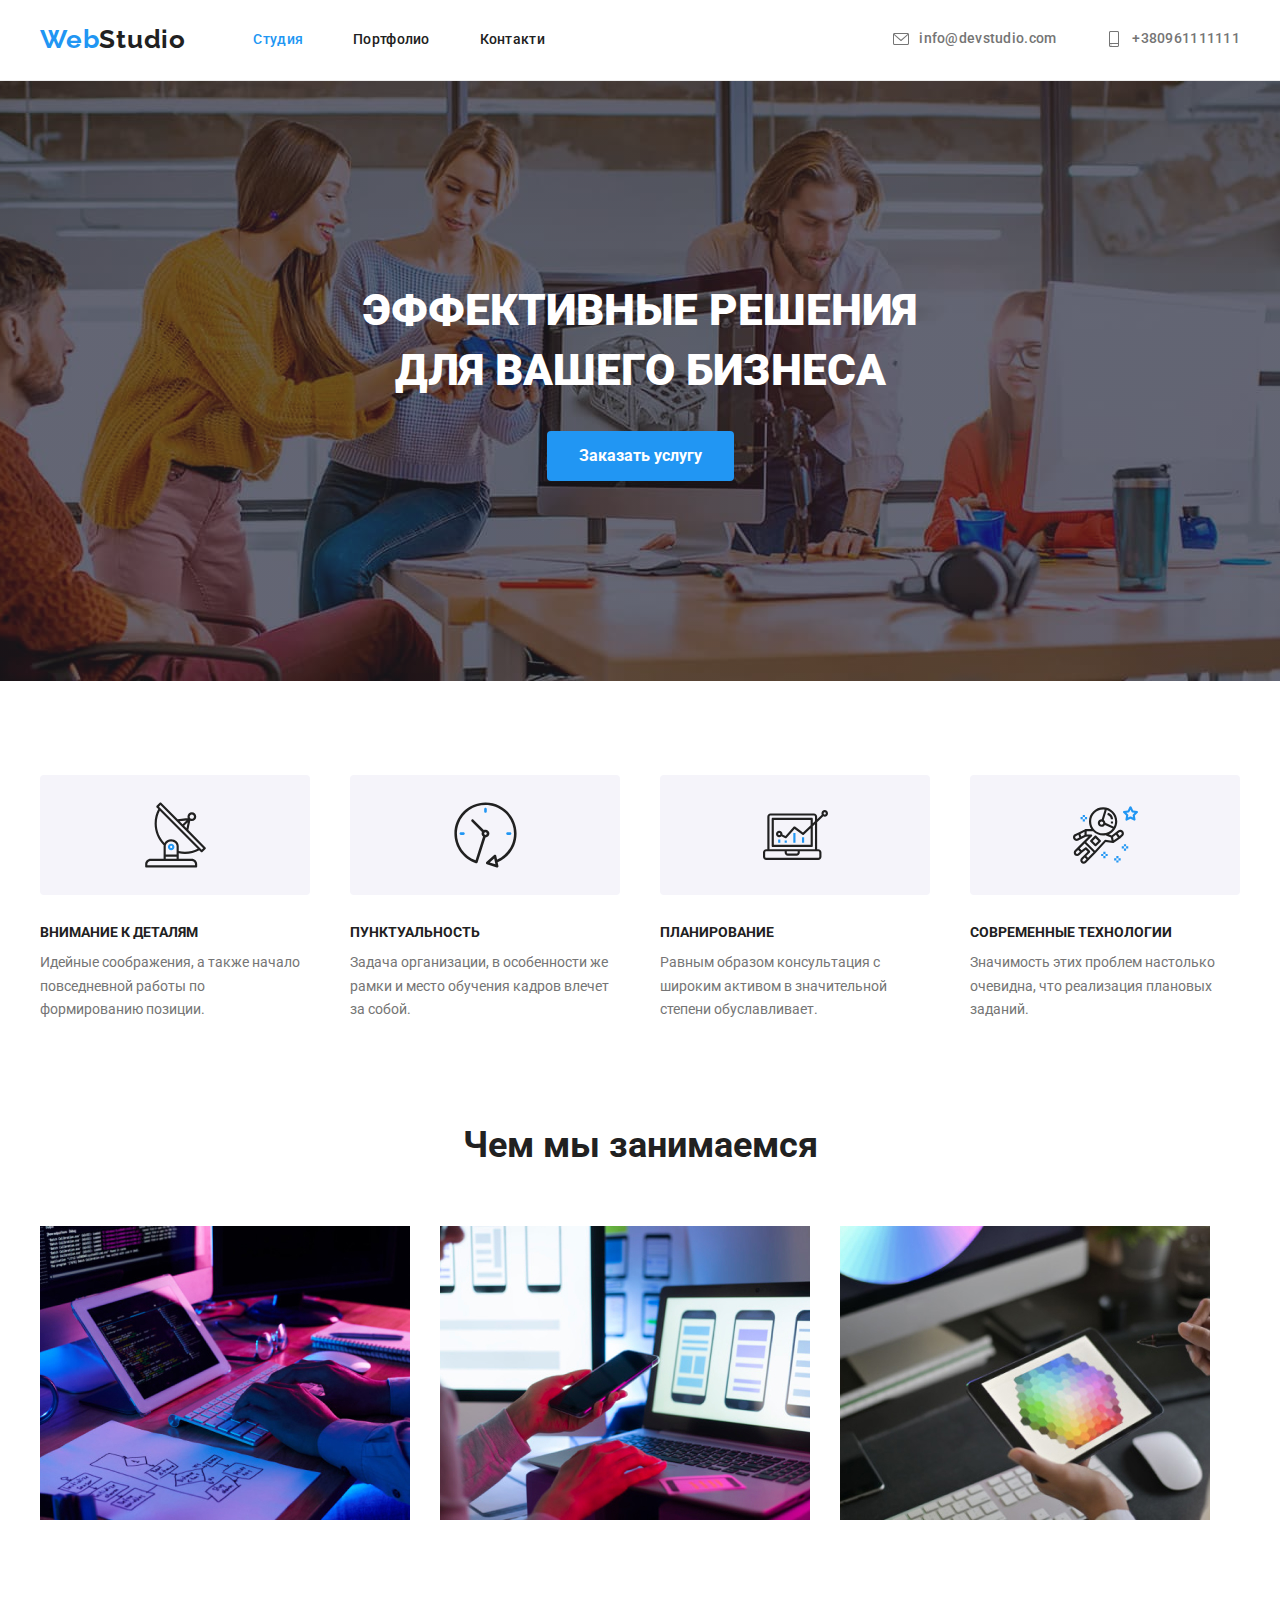
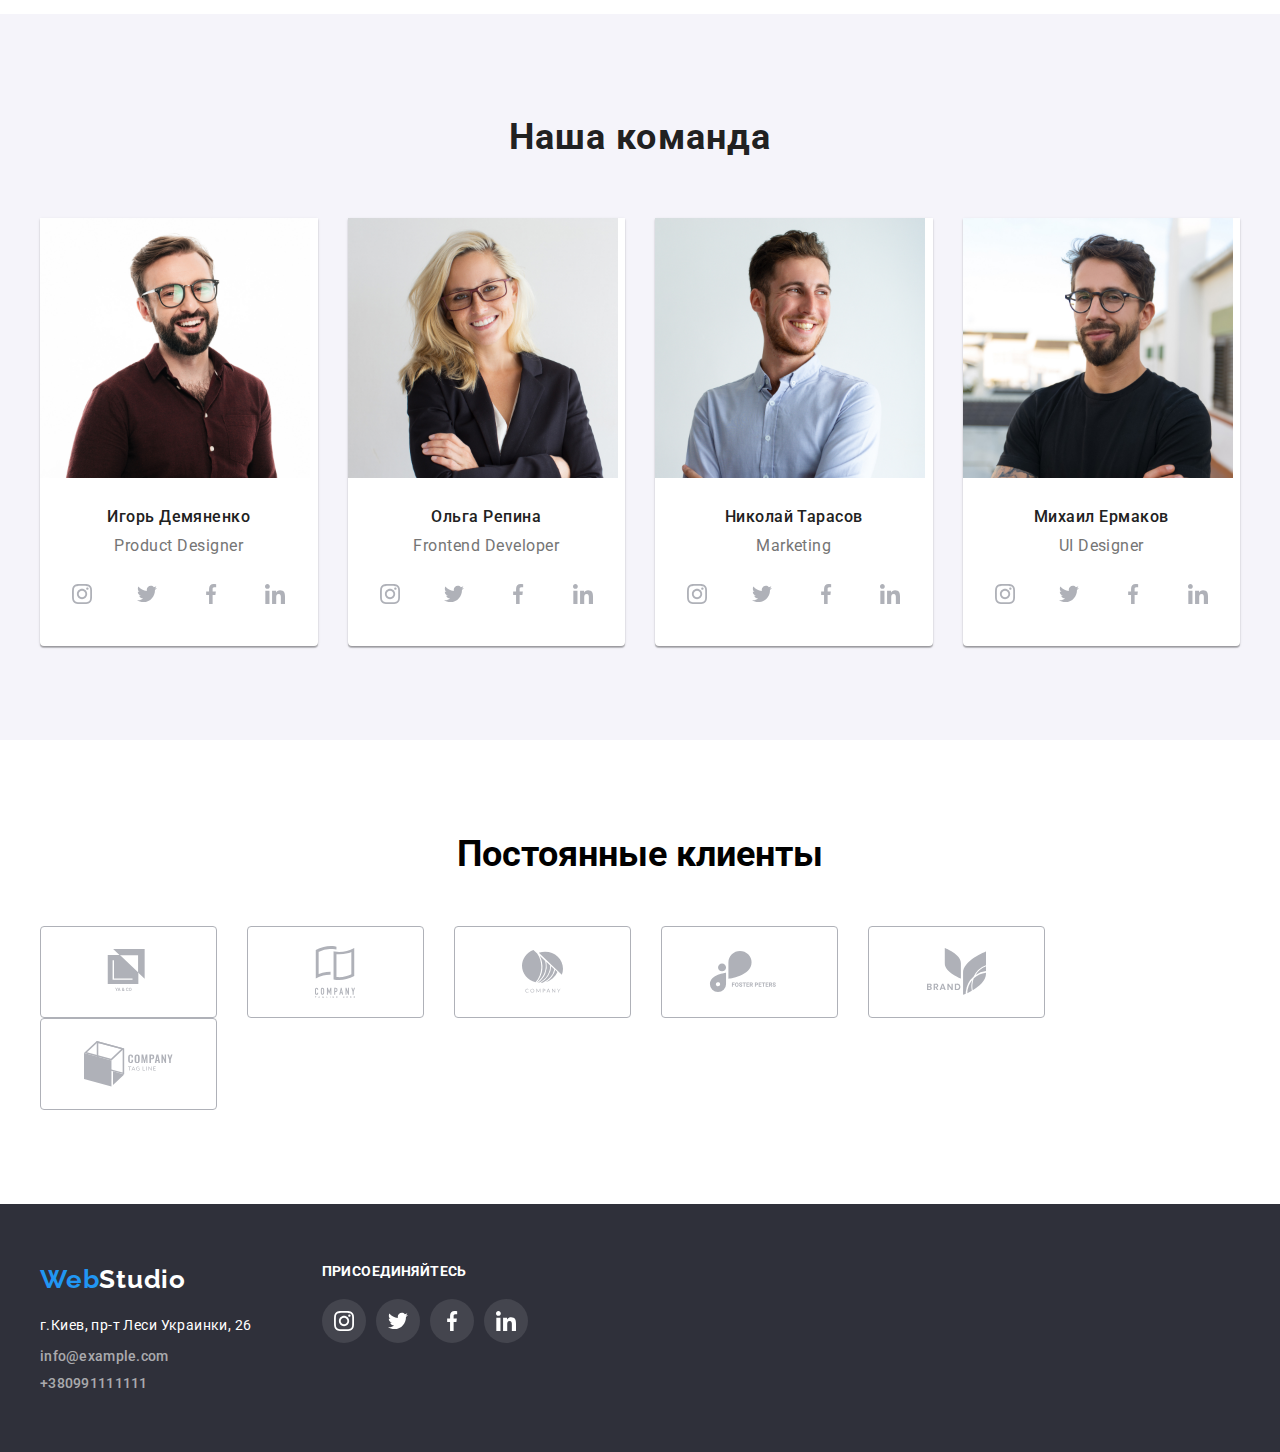
<file: index.html>
<!DOCTYPE html>
<html lang="en">
  <head>
    <meta charset="UTF-8" />
    <meta name="viewport" content="width=device-width, initial-scale=1.0" />
    <title>Document</title>
    <link rel="preconnect" href="https://fonts.gstatic.com" />
    <link
      href="https://fonts.googleapis.com/css2?family=Roboto:wght@400;500;700;900&display=swap"
      rel="stylesheet"
    />
    <link rel="preconnect" href="https://fonts.gstatic.com" />
    <link
      href="https://fonts.googleapis.com/css2?family=Raleway:wght@700&display=swap"
      rel="stylesheet"
    />
    <link
      rel="stylesheet"
      href="https://cdnjs.cloudflare.com/ajax/libs/modern-normalize/1.0.0/modern-normalize.min.css"
      integrity="sha512-ISS7cAi1PEhQ8jnbJpJZMd29NlhNj4AWYyLOSp2CE/CsHxTCu+r+t0D2yoJudVrd0/8fTVPUVDzY5Tvli75u/g=="
      crossorigin="anonymous"
    />
    <link rel="stylesheet" href="./css/variables.css" />
    <link rel="stylesheet" href="./css/common.css" />
    <link rel="stylesheet" href="./css/main.css" />
  </head>
  <body>
    <!--Шапка сторінки-->
    <header>
      <!-- Container -->
      <div class="container">
        <nav class="header-nav">
          <a href="/index.html" class="main-logo">
            <span class="main-logo color">Web</span>Studio
          </a>
          <ul class="nav-list">
            <li>
              <a class="nav-list-link current" href="./index.html">Студия </a>
            </li>

            <li>
              <a class="nav-list-link" href="./portfolio.html"> Портфолио </a>
            </li>

            <li>
              <a class="nav-list-link" href="#contacts">Контакти</a>
            </li>
          </ul>

          <ul class="nav-contacts">
            <li>
              <a class="contacts-item header" href="mailto:info@devstudio.com">
                <svg class="contacts-icon" width="16px" height="12px">
                  <use
                    href="./images/icons/symbol-defs.svg#icon-envelope"
                  ></use>
                </svg>
                info@devstudio.com
              </a>
            </li>

            <li>
              <a class="contacts-item header" href="tel:+380961111111">
                <svg class="contacts-icon" width="10px" height="16px">
                  <use
                    href="./images/icons/symbol-defs.svg#icon-smartphone"
                  ></use>
                </svg>
                +380961111111
              </a>
            </li>
          </ul>
        </nav>
      </div>
    </header>

    <!-- Main -->

    <main>
      <section class="main-section">
        <!-- Container -->
        <div class="banner">
          <div class="container">
            <h1 class="main-title">
              Эффективные решения<br />для вашего бизнеса
            </h1>
            <!-- Container -->

            <button type="button" class="order-button">Заказать услугу</button>
          </div>
          <!-- Container -->
        </div>
      </section>

      <!-- Наші особливості -->

      <section class="features">
        <!-- Container -->
        <div class="container">
          <h3 class="visually-hidden">Наші переваги</h3>
          <ul class="our-features">
            <li class="our-features-item">
              <div class="icon">
                <svg width="65px" height="70px">
                  <use href="./images/icons/symbol-defs.svg#icon-antenna"></use>
                </svg>
              </div>
              <h3 class="subtitle-features">Внимание к деталям</h3>
              <p class="features-text">
                Идейные соображения, а также начало повседневной работы по
                формированию позиции.
              </p>
            </li>

            <li class="our-features-item">
              <div class="icon">
                <svg width="65px" height="70px">
                  <use href="./images/icons/symbol-defs.svg#icon-clock"></use>
                </svg>
              </div>
              <h3 class="subtitle-features">Пунктуальность</h3>
              <p class="features-text">
                Задача организации, в особенности же рамки и место обучения
                кадров влечет за собой.
              </p>
            </li>

            <li class="our-features-item">
              <div class="icon">
                <svg width="65px" height="70px">
                  <use href="./images/icons/symbol-defs.svg#icon-diagram"></use>
                </svg>
              </div>
              <h3 class="subtitle-features">Планирование</h3>
              <p class="features-text">
                Равным образом консультация с широким активом в значительной
                степени обуславливает.
              </p>
            </li>

            <li class="our-features-item">
              <div class="icon">
                <svg width="65px" height="70px">
                  <use
                    href="./images/icons/symbol-defs.svg#icon-astronaut"
                  ></use>
                </svg>
              </div>
              <h3 class="subtitle-features">Современные технологии</h3>
              <p class="features-text">
                Значимость этих проблем настолько очевидна, что реализация
                плановых заданий.
              </p>
            </li>
          </ul>
        </div>
        <!-- COntainer -->
      </section>

      <!-- Чим ми займаємось -->

      <section class="what-we-do">
        <div class="container">
          <h2 class="what-we-do-title">Чем мы занимаемся</h2>
          <ul class="what-we-do-photo">
            <li>
              <img src="./images/img-1.jpg" width="370" alt="photo-1" />
            </li>
            <li>
              <img src="./images/img-2.jpg" width="370" alt="photo-2" />
            </li>
            <li>
              <img src="./images/img-3.jpg" width="370" alt="photo-3" />
            </li>
          </ul>
        </div>
      </section>

      <!-- Наша команда -->

      <section class="our-team">
        <div class="container">
          <h2 class="our-team-title">Наша команда</h2>
          <ul class="our-team-workers">
            <!-- Карточка Игорь Демяненко -->
            <li class="our-team-item">
              <img
                src="./images/Игорь-Демяненко.jpg"
                width="270"
                alt="Игорь Демяненко"
              />

              <div class="workers-card">
                <h3 class="name-employee">Игорь Демяненко</h3>
                <p class="position-employee">Product Designer</p>
              </div>

              <!-- Іконки соц.мережі -->
              <ul class="employee-link">
                <li class="social-networks">
                  <a class="social-link" href="https://www.instagram.com/">
                    <svg class="employee-icon" width="20px" height="20px">
                      <use
                        href="./images/icons/symbol-defs.svg#icon-instagram"
                      ></use>
                    </svg>
                  </a>
                </li>

                <li class="social-networks">
                  <a class="social-link" href="https://www.twitter.com/">
                    <svg class="employee-icon" width="20px" height="20px">
                      <use
                        href="./images/icons/symbol-defs.svg#icon-twitter"
                      ></use>
                    </svg>
                  </a>
                </li>

                <li class="social-networks">
                  <a class="social-link" href="https://www.facebook.com/">
                    <svg class="employee-icon" width="20px" height="20px">
                      <use
                        href="./images/icons/symbol-defs.svg#icon-facebook"
                      ></use>
                    </svg>
                  </a>
                </li>

                <li class="social-networks">
                  <a class="social-link" href="https://www.linkedin.com/">
                    <svg class="employee-icon" width="20px" height="20px">
                      <use
                        href="./images/icons/symbol-defs.svg#icon-linkedin"
                      ></use>
                    </svg>
                  </a>
                </li>
              </ul>
            </li>

            <!-- Карточка Ольга Репина -->

            <li class="our-team-item">
              <img
                src="./images/Ольга-Репина.jpg"
                width="270"
                alt="Ольга Репина"
              />

              <div class="workers-card">
                <h3 class="name-employee">Ольга Репина</h3>
                <p class="position-employee">Frontend Developer</p>
              </div>

              <!-- Іконки соц.мережі -->
              <ul class="employee-link">
                <li class="social-networks">
                  <a class="social-link" href="https://www.instagram.com/">
                    <svg class="employee-icon" width="20px" height="20px">
                      <use
                        href="./images/icons/symbol-defs.svg#icon-instagram"
                      ></use>
                    </svg>
                  </a>
                </li>

                <li class="social-networks">
                  <a class="social-link" href="https://www.twitter.com/">
                    <svg class="employee-icon" width="20px" height="20px">
                      <use
                        href="./images/icons/symbol-defs.svg#icon-twitter"
                      ></use>
                    </svg>
                  </a>
                </li>

                <li class="social-networks">
                  <a class="social-link" href="https://www.facebook.com/">
                    <svg class="employee-icon" width="20px" height="20px">
                      <use
                        href="./images/icons/symbol-defs.svg#icon-facebook"
                      ></use>
                    </svg>
                  </a>
                </li>

                <li class="social-networks">
                  <a class="social-link" href="https://www.linkedin.com/">
                    <svg class="employee-icon" width="20px" height="20px">
                      <use
                        href="./images/icons/symbol-defs.svg#icon-linkedin"
                      ></use>
                    </svg>
                  </a>
                </li>
              </ul>
            </li>

            <!-- Карточка Николай Тарасов -->
            <li class="our-team-item">
              <img
                src="./images/Николай-Тарасов.jpg"
                width="270"
                alt="Николай Тарасов"
              />

              <div class="workers-card">
                <h3 class="name-employee">Николай Тарасов</h3>
                <p class="position-employee">Marketing</p>
              </div>

              <!-- Іконки соц.мережі -->
              <ul class="employee-link">
                <li class="social-networks">
                  <a class="social-link" href="https://www.instagram.com/">
                    <svg class="employee-icon" width="20px" height="20px">
                      <use
                        href="./images/icons/symbol-defs.svg#icon-instagram"
                      ></use>
                    </svg>
                  </a>
                </li>

                <li class="social-networks">
                  <a class="social-link" href="https://www.twitter.com/">
                    <svg class="employee-icon" width="20px" height="20px">
                      <use
                        href="./images/icons/symbol-defs.svg#icon-twitter"
                      ></use>
                    </svg>
                  </a>
                </li>

                <li class="social-networks">
                  <a class="social-link" href="https://www.facebook.com/">
                    <svg class="employee-icon" width="20px" height="20px">
                      <use
                        href="./images/icons/symbol-defs.svg#icon-facebook"
                      ></use>
                    </svg>
                  </a>
                </li>

                <li class="social-networks">
                  <a class="social-link" href="https://www.linkedin.com/">
                    <svg class="employee-icon" width="20px" height="20px">
                      <use
                        href="./images/icons/symbol-defs.svg#icon-linkedin"
                      ></use>
                    </svg>
                  </a>
                </li>
              </ul>
            </li>

            <!-- Карточка Михаил Ермаков -->

            <li class="our-team-item">
              <img
                src="./images/Михаил-Ермаков.jpg"
                width="270"
                alt="Михаил Ермаков"
              />

              <div class="workers-card">
                <h3 class="name-employee">Михаил Ермаков</h3>
                <p class="position-employee">UI Designer</p>
              </div>

              <!-- Іконки соц.мережі -->
              <ul class="employee-link">
                <li class="social-networks">
                  <a class="social-link" href="https://www.instagram.com/">
                    <svg class="employee-icon" width="20px" height="20px">
                      <use
                        href="./images/icons/symbol-defs.svg#icon-instagram"
                      ></use>
                    </svg>
                  </a>
                </li>

                <li class="social-networks">
                  <a class="social-link" href="https://www.twitter.com/">
                    <svg class="employee-icon" width="20px" height="20px">
                      <use
                        href="./images/icons/symbol-defs.svg#icon-twitter"
                      ></use>
                    </svg>
                  </a>
                </li>

                <li class="social-networks">
                  <a class="social-link" href="https://www.facebook.com/">
                    <svg class="employee-icon" width="20px" height="20px">
                      <use
                        href="./images/icons/symbol-defs.svg#icon-facebook"
                      ></use>
                    </svg>
                  </a>
                </li>

                <li class="social-networks">
                  <a class="social-link" href="https://www.linkedin.com/">
                    <svg class="employee-icon" width="20px" height="20px">
                      <use
                        href="./images/icons/symbol-defs.svg#icon-linkedin"
                      ></use>
                    </svg>
                  </a>
                </li>
              </ul>
            </li>
          </ul>
        </div>
      </section>

      <!-- Постійні Клієнти -->

      <section class="regular-customers">
        <div class="container">
          <h2 class="regular-customers-title">Постоянные клиенты</h2>
          <ul class="regular-customers-icon">
            <li class="customers-item">
              <a class="customers-link" href="#">
                <svg class="customers-icon" height="45px" width="50px">
                  <use href="./images/icons/symbol-defs.svg#icon-logo-1"></use>
                </svg>
              </a>
            </li>

            <li class="customers-item">
              <a class="customers-link" href="#/">
                <svg class="customers-icon" width="40px" height="52px">
                  <use href="./images/icons/symbol-defs.svg#icon-logo-2"></use>
                </svg>
              </a>
            </li>

            <li class="customers-item">
              <a class="customers-link" href="#/">
                <svg class="customers-icon" width="41px" height="43px">
                  <use href="./images/icons/symbol-defs.svg#icon-logo-3"></use>
                </svg>
              </a>
            </li>

            <li class="customers-item">
              <a class="customers-link" href="#/">
                <svg class="customers-icon" width="80px" height="42px">
                  <use href="./images/icons/symbol-defs.svg#icon-logo-4"></use>
                </svg>
              </a>
            </li>

            <li class="customers-item">
              <a class="customers-link" href="#/">
                <svg class="customers-icon" width="59px" height="47px">
                  <use href="./images/icons/symbol-defs.svg#icon-logo-5"></use>
                </svg>
              </a>
            </li>

            <li class="customers-item">
              <a class="customers-link" href="#/">
                <svg class="customers-icon" width="89px" height="46px">
                  <use href="./images/icons/symbol-defs.svg#icon-logo-6"></use>
                </svg>
              </a>
            </li>
          </ul>
        </div>
      </section>
    </main>

    <!-- Підвал сторінки -->

    <footer class="footer" id="contacts">
      <div class="container">
        <div class="footer-address">
          <a href="/index.html" class="main-logo-footer">
            <span class="main-logo color">Web</span>Studio
          </a>
          <address>
            <p class="contacts-address">г.Киев, пр-т Леси Украинки, 26</p>
            <ul class="footer-contacts">
              <li>
                <a class="contacts-item" href="mailto:info@example.com"
                  >info@example.com
                </a>
              </li>
              <li>
                <a class="contacts-item" href="tel:+380991111111"
                  >+380991111111
                </a>
              </li>
            </ul>
          </address>
        </div>

        <!-- Соц.мережі Footer -->

        <div class="join-link">
          <p class="join-text">присоединяйтесь</p>
          <ul class="social-links-title">
            <li class="social-networks">
              <a class="social-link" href="https://www.instagram.com/">
                <svg class="footer-icon" width="20px" height="20px">
                  <use
                    href="./images/icons/symbol-defs.svg#icon-instagram"
                  ></use>
                </svg>
              </a>
            </li>

            <li class="social-networks">
              <a class="social-link" href="https://www.twitter.com/">
                <svg class="footer-icon" width="20px" height="20px">
                  <use href="./images/icons/symbol-defs.svg#icon-twitter"></use>
                </svg>
              </a>
            </li>

            <li class="social-networks">
              <a class="social-link" href="https://www.facebook.com/">
                <svg class="footer-icon" width="20px" height="20px">
                  <use
                    href="./images/icons/symbol-defs.svg#icon-facebook"
                  ></use>
                </svg>
              </a>
            </li>

            <li class="social-networks">
              <a class="social-link" href="https://www.linkedin.com/">
                <svg class="footer-icon" width="20px" height="20px">
                  <use
                    href="./images/icons/symbol-defs.svg#icon-linkedin"
                  ></use>
                </svg>
              </a>
            </li>
          </ul>
        </div>
      </div>
    </footer>
  </body>
</html>
</file>
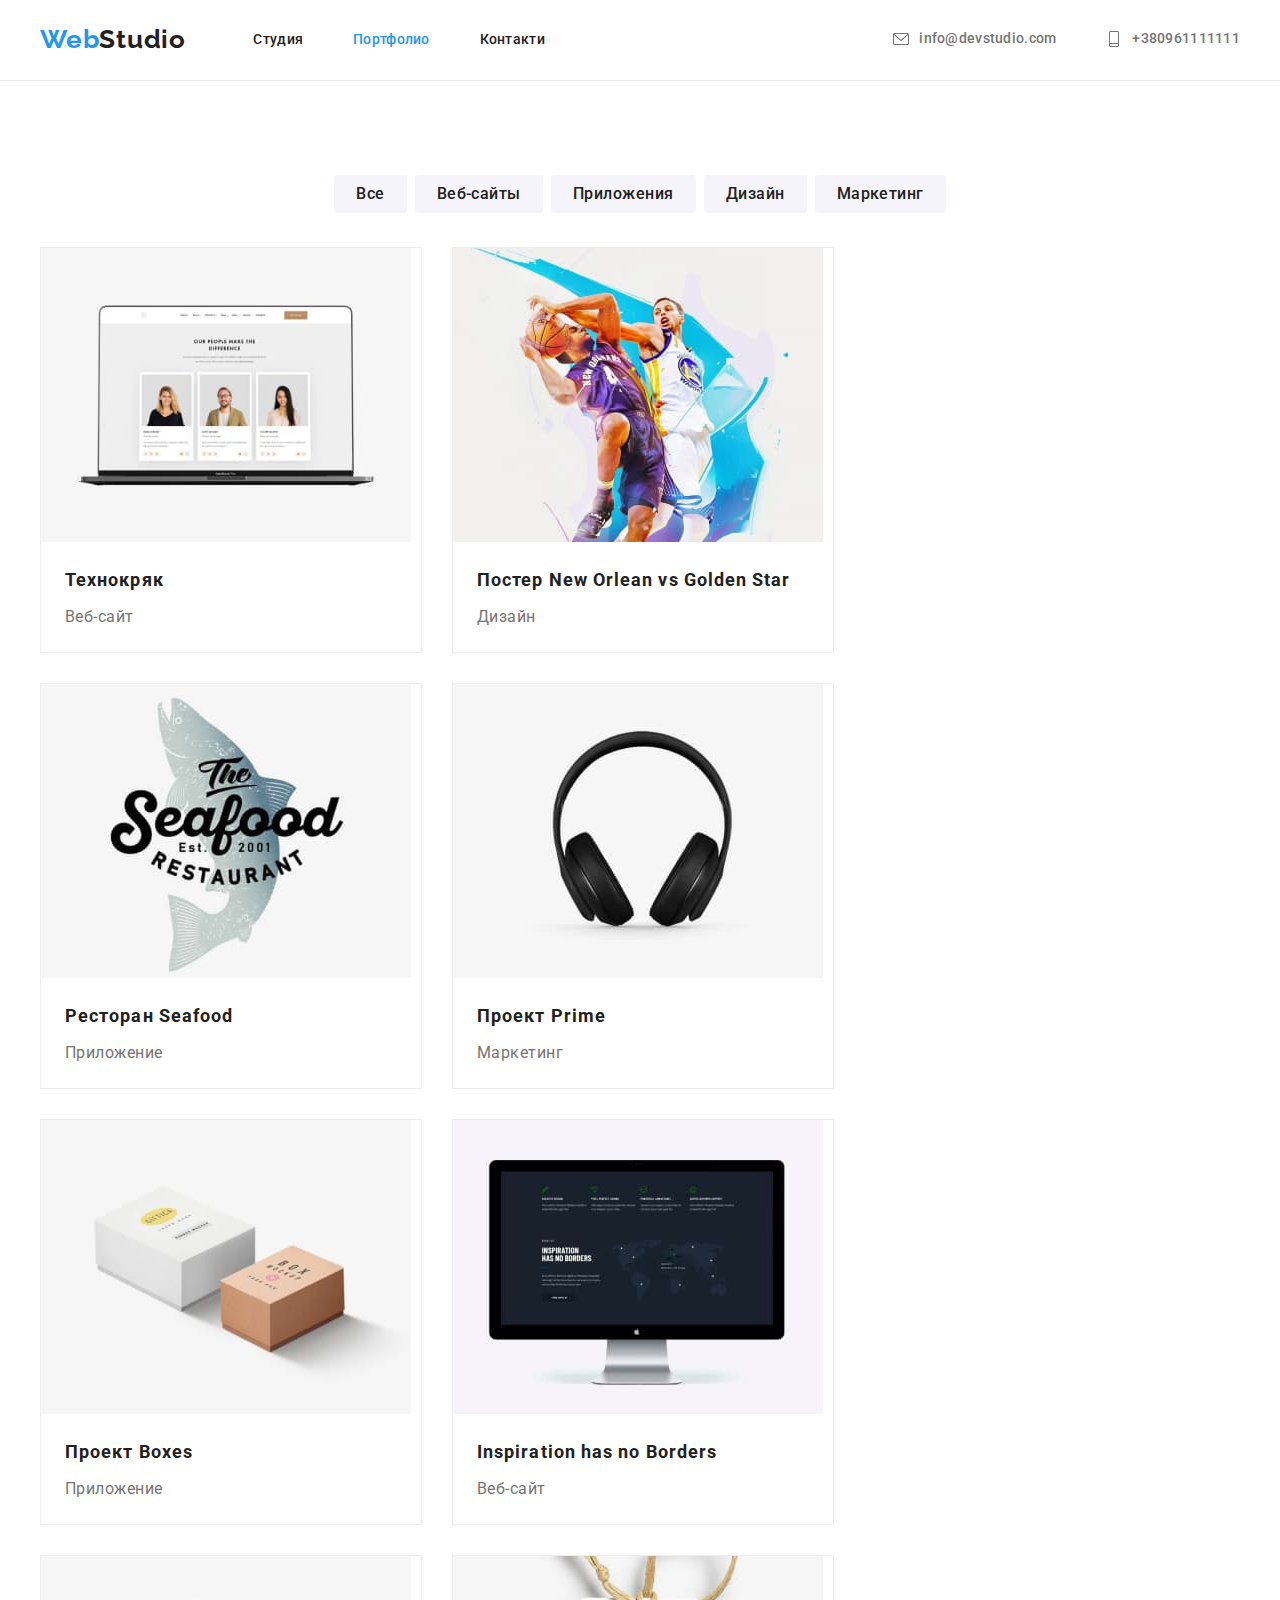
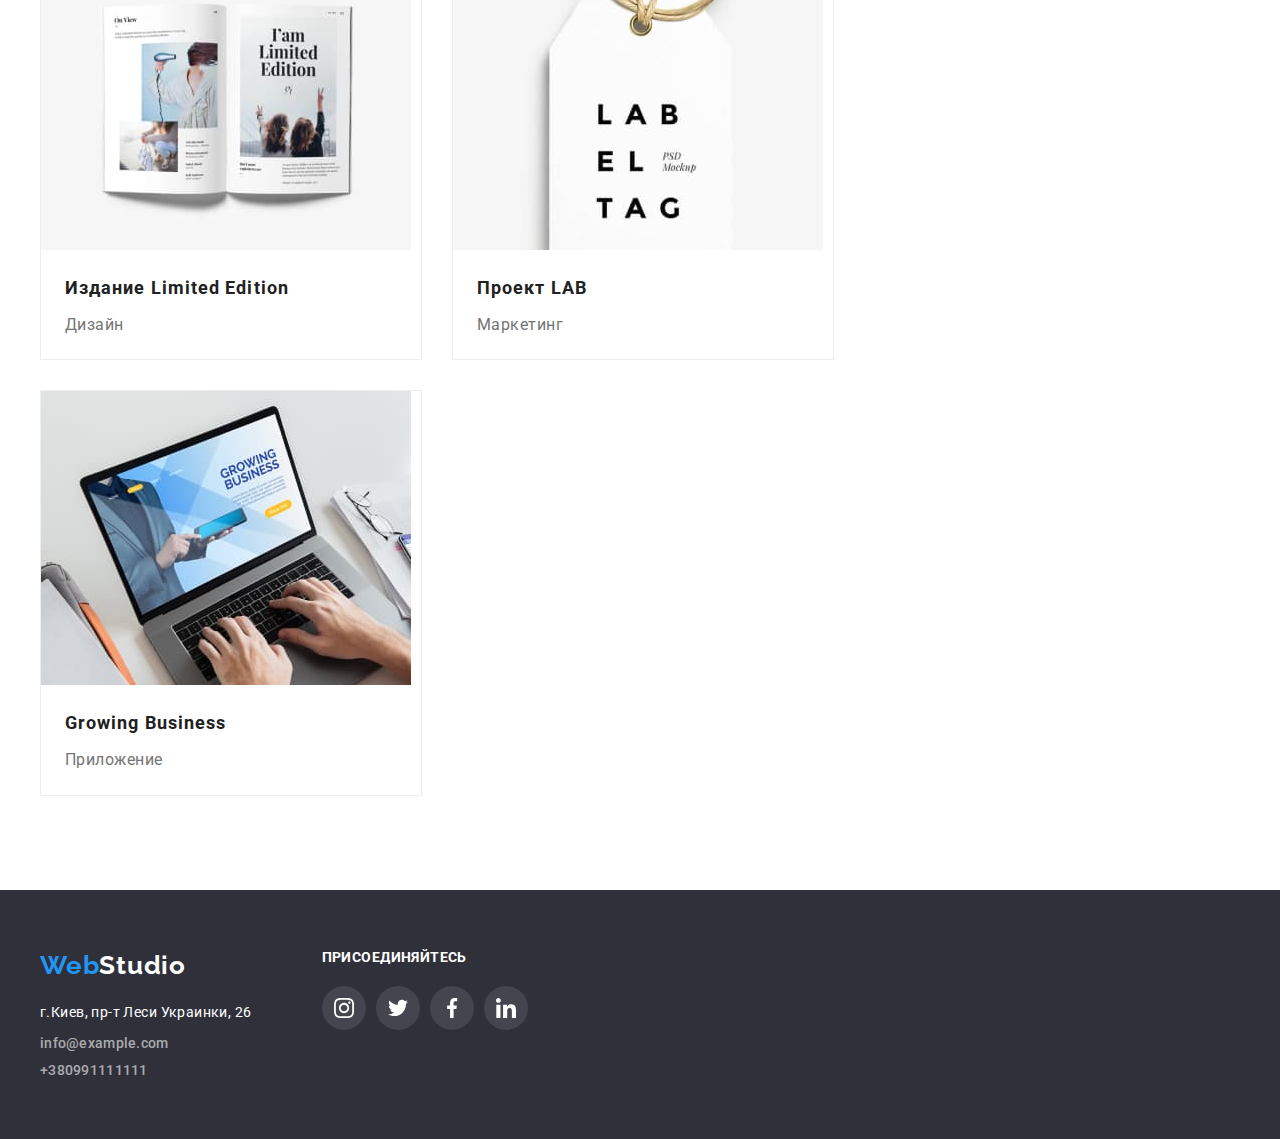
<file: portfolio.html>
<!DOCTYPE html>
<html lang="en">
  <head>
    <meta charset="UTF-8" />
    <meta name="viewport" content="width=device-width, initial-scale=1.0" />
    <title>portfolio</title>
    <link rel="preconnect" href="https://fonts.gstatic.com" />
    <link
      href="https://fonts.googleapis.com/css2?family=Roboto:wght@400;500;700;900&display=swap"
      rel="stylesheet"
    />
    <link rel="preconnect" href="https://fonts.gstatic.com" />
    <link
      href="https://fonts.googleapis.com/css2?family=Raleway:wght@700&display=swap"
      rel="stylesheet"
    />
    <link
      rel="stylesheet"
      href="https://cdnjs.cloudflare.com/ajax/libs/modern-normalize/1.0.0/modern-normalize.min.css"
      integrity="sha512-ISS7cAi1PEhQ8jnbJpJZMd29NlhNj4AWYyLOSp2CE/CsHxTCu+r+t0D2yoJudVrd0/8fTVPUVDzY5Tvli75u/g=="
      crossorigin="anonymous"
    />
    <link rel="stylesheet" href="./css/portfolio.css" />
    <link rel="stylesheet" href="./css/common.css" />
    <link rel="stylesheet" href="./css/variables.css" />
  </head>
  <body>
    <!--Шапка сторінки Portfolio-->
    <header>
      <!-- Container -->
      <div class="container">
        <nav class="header-nav">
          <a href="/index.html" class="main-logo">
            <span class="main-logo color">Web</span>Studio
          </a>
          <ul class="nav-list">
            <li>
              <a class="nav-list-link" href="./index.html">Студия </a>
            </li>

            <li>
              <a class="nav-list-link current" href="./portfolio.html">
                Портфолио
              </a>
            </li>

            <li>
              <a class="nav-list-link" href="#contacts">Контакти</a>
            </li>
          </ul>

          <ul class="nav-contacts">
            <li>
              <a class="contacts-item header" href="mailto:info@devstudio.com">
                <svg class="contacts-icon" width="16px" height="12px">
                  <use
                    href="./images/icons/symbol-defs.svg#icon-envelope"
                  ></use>
                </svg>
                info@devstudio.com
              </a>
            </li>

            <li>
              <a class="contacts-item header" href="tel:+380961111111">
                <svg class="contacts-icon" width="10px" height="16px">
                  <use
                    href="./images/icons/symbol-defs.svg#icon-smartphone"
                  ></use>
                </svg>
                +380961111111
              </a>
            </li>
          </ul>
        </nav>
      </div>
    </header>
    <!-- Main Portfolio -->
    <main>
      <!-- Портфоліо -->

      <section class="portfolio">
        <div class="container">
          <h1 class="visually-hidden">Портфолио</h1>
          <ul class="buttons">
            <li class="button-name">
              <button class="button-title" id="active" type="button">
                Все
              </button>
            </li>

            <li class="button-name">
              <button class="button-title" type="button">Веб-сайты</button>
            </li>

            <li class="button-name">
              <button class="button-title" type="button">Приложения</button>
            </li>

            <li class="button-name">
              <button class="button-title" type="button">Дизайн</button>
            </li>

            <li class="button-name">
              <button class="button-title" type="button">Маркетинг</button>
            </li>
          </ul>

          <!-- Карточки Портфоліо -->

          <ul class="portfolio-title">
            <li class="card-portfolio">
              <a class="card-portfolio-link" href="#">
                <div class="card-thumb">
                  <img src="./images/Веб-сайт.jpg" width="370" alt="Ноутбук" />
                </div>

                <div class="card-content">
                  <h2 class="card-headling">Технокряк</h2>
                  <p class="card-text">Веб-сайт</p>
                </div>
              </a>
            </li>

            <li class="card-portfolio">
              <a class="card-portfolio-link" href="#">
                <div class="card-thumb">
                  <img
                    src="./images/Постер.jpg"
                    width="370"
                    alt="Постер New Orlean vs Golden Star"
                  />
                </div>

                <div class="card-content">
                  <h2 class="card-headling">
                    Постер New Orlean vs Golden Star
                  </h2>
                  <p class="card-text">Дизайн</p>
                </div>
              </a>
            </li>

            <li class="card-portfolio">
              <a class="card-portfolio-link" href="#">
                <div class="card-thumb">
                  <img
                    src="./images/Ресторан.jpg"
                    width="370"
                    alt="Ресторан Seafood"
                  />
                </div>

                <div class="card-content">
                  <h2 class="card-headling">Ресторан Seafood</h2>
                  <p class="card-text">Приложение</p>
                </div>
              </a>
            </li>

            <li class="card-portfolio">
              <a class="card-portfolio-link" href="#">
                <div class="card-thumb">
                  <img
                    src="./images/Проект-Prime.jpg"
                    width="370"
                    alt="Проект Prime"
                  />
                </div>

                <div class="card-content">
                  <h2 class="card-headling">Проект Prime</h2>
                  <p class="card-text">Маркетинг</p>
                </div>
              </a>
            </li>

            <li class="card-portfolio">
              <a class="card-portfolio-link" href="#">
                <div class="card-thumb">
                  <img
                    src="./images/Проект-Boxes.jpg"
                    width="370"
                    alt="Проект Boxes"
                  />
                </div>

                <div class="card-content">
                  <h2 class="card-headling">Проект Boxes</h2>
                  <p class="card-text">Приложение</p>
                </div>
              </a>
            </li>

            <li class="card-portfolio">
              <a class="card-portfolio-link" href="#">
                <div class="card-thumb">
                  <img
                    src="./images/Веб-сайт-2.jpg"
                    width="370"
                    alt="Inspiration has no Borders"
                  />
                </div>

                <div class="card-content">
                  <h2 class="card-headling">Inspiration has no Borders</h2>
                  <p class="card-text">Веб-сайт</p>
                </div>
              </a>
            </li>

            <li class="card-portfolio">
              <a class="card-portfolio-link" href="#">
                <div class="card-thumb">
                  <img
                    src="./images/Дизайн.jpg"
                    width="370"
                    alt="Издание Limited Edition"
                  />
                </div>

                <div class="card-content">
                  <h2 class="card-headling">Издание Limited Edition</h2>
                  <p class="card-text">Дизайн</p>
                </div>
              </a>
            </li>

            <li class="card-portfolio">
              <a class="card-portfolio-link" href="#">
                <div class="card-thumb">
                  <img
                    src="./images/Проект-LAB.jpg"
                    width="370"
                    alt="Проект LAB"
                  />
                </div>

                <div class="card-content">
                  <h2 class="card-headling">Проект LAB</h2>
                  <p class="card-text">Маркетинг</p>
                </div>
              </a>
            </li>

            <li class="card-portfolio">
              <a class="card-portfolio-link" href="#">
                <div class="card-thumb">
                  <img
                    src="./images/Програма.jpg"
                    width="370"
                    alt="Growing Business"
                  />
                </div>

                <div class="card-content">
                  <h2 class="card-headling">Growing Business</h2>
                  <p class="card-text">Приложение</p>
                </div>
              </a>
            </li>
          </ul>
        </div>
      </section>
    </main>

    <!-- Підвал сторінки Portfolio -->

    <footer class="footer" id="contacts">
      <div class="container">
        <div class="footer-address">
          <a href="/index.html" class="main-logo-footer">
            <span class="main-logo color">Web</span>Studio
          </a>
          <address>
            <p class="contacts-address">г.Киев, пр-т Леси Украинки, 26</p>
            <ul class="footer-contacts">
              <li>
                <a class="contacts-item" href="mailto:info@example.com"
                  >info@example.com
                </a>
              </li>
              <li>
                <a class="contacts-item" href="tel:+380991111111"
                  >+380991111111
                </a>
              </li>
            </ul>
          </address>
        </div>

        <!-- Соц.мережі Footer -->

        <div class="join-link">
          <p class="join-text">присоединяйтесь</p>
          <ul class="social-links-title">
            <li class="social-networks">
              <a class="social-link" href="https://www.instagram.com/">
                <svg class="footer-icon" width="20px" height="20px">
                  <use
                    href="./images/icons/symbol-defs.svg#icon-instagram"
                  ></use>
                </svg>
              </a>
            </li>

            <li class="social-networks">
              <a class="social-link" href="https://www.twitter.com/">
                <svg class="footer-icon" width="20px" height="20px">
                  <use href="./images/icons/symbol-defs.svg#icon-twitter"></use>
                </svg>
              </a>
            </li>

            <li class="social-networks">
              <a class="social-link" href="https://www.facebook.com/">
                <svg class="footer-icon" width="20px" height="20px">
                  <use
                    href="./images/icons/symbol-defs.svg#icon-facebook"
                  ></use>
                </svg>
              </a>
            </li>

            <li class="social-networks">
              <a class="social-link" href="https://www.linkedin.com/">
                <svg class="footer-icon" width="20px" height="20px">
                  <use
                    href="./images/icons/symbol-defs.svg#icon-linkedin"
                  ></use>
                </svg>
              </a>
            </li>
          </ul>
        </div>
      </div>
    </footer>
  </body>
</html>
</file>
<file: css/variables.css>
:root {
  --white-text: rgba(255, 255, 255, 1);
  --white-text-op60: rgba(255, 255, 255, 0.6);
  --blue-text: rgba(33, 150, 243, 1);
  --grey-text: rgba(117, 117, 117, 1);
  --black-text: rgba(33, 33, 33, 1);
  --background-color-team: #f5f4fa;
  --background-color-hero: #2f303a;
  --background-button: rgba(245, 244, 250, 1);
  --border-head: rgba(236, 236, 236, 1);
  --portfolio-title-grap: 30px;
  --team-workers-grap: 50px 30px;
  --icon-grey: #afb1b8;
  --icon-background-dark-grey: rgba(255, 255, 255, 0.1);
}
</file>
<file: css/common.css>
.visually-hidden {
  position: absolute;
  width: 1px;
  height: 1px;
  margin: -1px;
  border: 0;
  padding: 0;

  white-space: nowrap;
  clip-path: inset(100%);
  clip: rect(0 0 0 0);
  overflow: hidden;
}
.body {
  font-family: 'Roboto', sans-serif;
}
* {
  margin: 0;
  padding: 0;
}
ul,
ol {
  list-style-type: none;
}

img {
  display: block;
  max-width: 100%;
  height: auto;
}

.container {
  width: 1200px;
  padding: 0 15px;
  margin: 0 auto;
  /* outline: 2px solid tomato; */
}
/* Header */
header {
  border-bottom: 1px solid var(--border-head);
}

.header-nav,
.nav-list,
.nav-contacts {
  display: flex;
}
.header-nav {
  justify-content: space-between;
  align-items: center;
  padding-top: 24px;
  padding-bottom: 25px;
}
.nav-list li {
  padding-left: 50px;
}
.nav-list {
  margin-right: 331px;
}
.nav-contacts li:last-child {
  padding-left: 50px;
}

.contacts-icon {
  margin-right: 10px;
  fill: currentColor;
  width: 16px;
  height: 16px;
}

/* Navigation */
.main-logo {
  font-family: 'Raleway';
  font-style: normal;
  font-weight: bold;
  font-size: 26px;
  line-height: 1.19;
  letter-spacing: 0.03em;
  color: var(--black-text);
  text-decoration: none;
}

.main-logo.color {
  color: var(--blue-text);
}

.nav-list {
  list-style-type: none;
}

/* Footer */

.footer .container {
  display: flex;
}

.footer {
  background: #2f303a;
  padding: 60px 0;
  border: 1px;
  display: block;
}

.main-logo-footer {
  font-family: 'Raleway';
  font-style: normal;
  font-weight: bold;
  font-size: 26px;
  line-height: 1.19;
  letter-spacing: 0.03em;
  text-decoration: none;
  color: var(--white-text);
}

address {
  margin-top: 20px;
  display: flex;
  align-items: flex-start;
  flex-direction: column;
}

.nav-list-link {
  font-family: 'Roboto';
  font-style: normal;
  font-weight: 500;
  font-size: 14px;
  line-height: 1.14;
  letter-spacing: 0.02em;
  text-align: left;
  color: var(--black-text);
  text-decoration: none;
}

.nav-list-link:hover,
.nav-list-link.current,
.nav-list-link:focus {
  color: var(--blue-text);
}
.contacts-item {
  font-family: 'Roboto';
  font-style: normal;
  font-weight: 500;
  font-size: 14px;
  line-height: 1.14;
  letter-spacing: 0.02em;
  color: var(--white-text-op60);
  text-decoration: none;
}

.footer-contacts li:not(:last-child) {
  margin-bottom: 9px;
}

.contacts-item.header {
  color: var(--grey-text);
  display: flex;
  align-items: center;
}

.contacts-item:hover,
.contacts-item:focus {
  color: var(--blue-text);
}

.nav-contacts {
  list-style-type: none;
}
.contacts-address {
  font-family: 'Roboto';
  font-style: normal;
  font-weight: normal;
  font-size: 14px;
  line-height: 1.7;
  letter-spacing: 0.03em;
  color: var(--white-text);
  margin-bottom: 9px;
}

/* Соц.мережі Footer  */

.join-link {
  width: 206px;
  margin-left: 70px;
}

.join-text {
  font-family: Roboto;
  font-style: normal;
  font-weight: bold;
  font-size: 14px;
  line-height: 1.14;
  letter-spacing: 0.03em;
  text-transform: uppercase;
  color: var(--white-text);
  margin-bottom: 20px;
}

.social-links-title {
  display: flex;
  justify-content: space-between;
}

.footer-icon {
  fill: var(--white-text);
}
.social-link:hover,
.social-link:focus {
  background-color: var(--blue-text);
  color: var(--white-text);
}
/* .social-link {
  background-color: var(--icon-background-dark-grey);
} */
</file>
<file: css/main.css>
/* Ховаємо заголовок */
.visually-hidden {
  position: absolute;
  width: 1px;
  height: 1px;
  margin: -1px;
  border: 0;
  padding: 0;

  white-space: nowrap;
  clip-path: inset(100%);
  clip: rect(0 0 0 0);
  overflow: hidden;
}

/* .container {
  width: 1200px;

  padding: 0 15px;
  margin: 0 auto;
    outline: 2px solid tomato;
} */

/* Hero */
/* .main-section {
  background-color: var(--background-color-hero);
  padding-bottom: 280px;
} */

.banner {
  height: 600px;
  max-width: 1600px;
  margin-left: auto;
  margin-right: auto;
  background-image: linear-gradient(
      to right,
      rgba(47, 48, 58, 0.4),
      rgba(47, 48, 58, 0.4)
    ),
    url(../images/bg-hero.jpg);
  background-repeat: no-repeat;
  background-size: cover;
  background-position: center;
}
/* Заголовок */
.container .main-title {
  font-family: 'Roboto';
  font-style: normal;
  font-weight: 900;
  font-size: 44px;
  line-height: 1.36;
  color: var(--white-text);
  padding-top: 200px;
  text-align: center;
  text-transform: uppercase;
}

/* Link */
/* .order-link {
  font-family: Roboto;
  font-style: normal;
  font-weight: bold;
  font-size: 16px;
  line-height: 30px;
  color: #ffffff;
  text-decoration: none;
} */

/* Button */
.order-button {
  font-family: 'Roboto';
  font-style: normal;
  font-weight: bold;
  font-size: 16px;
  height: 50px;
  background-color: var(--blue-text);
  color: var(--white-text);
  padding: 10px 32px;
  display: block;
  margin: 30px auto 0;
  text-align: center;
  border-radius: 4px;
  border: none;
  cursor: pointer;
}

/* .hero-btn {
  display: inline-flex;
  align-items: center;
  text-align: center;
} */

/*Наші Переваги */
.features {
  padding-top: 94px;
}

.icon {
  width: 270px;
  height: 120px;
  background: #f5f4fa;
  border-radius: 4px;
  margin-bottom: 30px;
  display: flex;
  justify-content: center;
  align-items: center;
}

.our-features {
  display: flex;
  justify-content: space-between;
}
.our-features li {
  width: 270px;
}
.our-features li:not(:last-child) {
  margin-right: 30px;
  /* padding-left: 0; */
}

.subtitle-features {
  font-family: 'Roboto';
  font-style: normal;
  font-weight: bold;
  font-size: 14px;
  line-height: 1.14;
  color: var(--black-text);
  text-transform: uppercase;
}

/* Наші Переваги Текст */

.features-text {
  font-family: 'Roboto';
  font-style: normal;
  font-weight: normal;
  font-size: 14px;
  line-height: 1.7;
  color: var(--grey-text);
  padding-top: 10px;
}

/* Чим ми займаємось */

.what-we-do {
  padding-top: 94px;
  padding-bottom: 94px;
  /* padding-bottom: 94px; */
}
.what-we-do-title {
  font-family: 'Roboto';
  font-style: normal;
  font-weight: bold;
  font-size: 36px;
  line-height: 1.66;
  color: var(--black-text);
  text-align: center;
  padding-bottom: 50px;
}

.what-we-do-photo {
  display: flex;
}
.what-we-do-photo li:not(:last-child) {
  margin-right: 30px;
}
/* Наша Команда */

.our-team {
  background-color: var(--background-color-team);
  display: flex;
  padding-top: 94px;
  padding-bottom: 94px;
}

.our-team-title {
  font-family: 'Roboto';
  font-style: normal;
  font-weight: bold;
  font-size: 36px;
  line-height: 1.66;
  letter-spacing: 0.03em;
  color: var(--black-text);
  text-align: center;
  margin-bottom: 50px;
}
.our-team-workers {
  list-style-type: none;
  display: flex;
  flex-wrap: wrap;
  justify-content: center;
  margin-top: calc(-1 * 50px);
  margin-left: calc(-1 * 30px);
}

.our-team-item {
  flex-basis: calc(100% / 4 - 30px);
  margin-top: 50px;
  margin-left: 30px;
  background-color: var(--white-text);
  box-shadow: 0px 1px 3px rgba(0, 0, 0, 0.12), 0px 1px 1px rgba(0, 0, 0, 0.14),
    0px 2px 1px rgba(0, 0, 0, 0.2);
  border-radius: 0px 0px 4px 4px;
  min-height: 428px;
}

/* Карточки працівників */

.workers-card {
  /* width: 270px; */
  margin-top: 30px;
  background-color: var(--white-text);
  text-align: center;
}

.name-employee {
  font-family: 'Roboto';
  font-style: normal;
  font-weight: 500;
  font-size: 16px;
  line-height: 1.18;
  letter-spacing: 0.03em;
  color: var(--black-text);
}

.position-employee {
  font-family: 'Roboto';
  font-style: normal;
  font-weight: 400;
  font-size: 16px;
  line-height: 1.18;
  letter-spacing: 0.03em;
  color: var(--grey-text);
  margin-top: 10px;
}

/* Іконки соц.мережі робітників */

.employee-link {
  list-style-type: none;
  margin-top: 16px;
  display: flex;
  justify-content: space-evenly;
  background-color: var(--white-text);
}

/* .social-networks:hover .employee-icon {
  fill: var(--white-text);
} */

.social-link:hover .employee-icon,
.social-link:focus .employee-icon {
  fill: var(--white-text);
}

.social-networks:hover .social-link {
  background-color: var(--blue-text);
}

.social-link:hover,
.social-link:focus {
  background-color: var(--blue-text);
  color: var(--white-text);
}
.social-link {
  width: 44px;
  height: 44px;
  /* background-color: #fff; */
  border-radius: 100%;
  display: flex;
  justify-content: center;
  align-items: center;
  background-color: var(--icon-background-dark-grey);
}
/* SVG */

.employee-icon {
  fill: currentColor;
  fill: var(--icon-grey);
}

/* .employee-icon {
  fill: var(--icon-grey);
}
.employee-icon:hover {
  fill: var(--white-text);
} */

/* Постійні клієнти */

.regular-customers {
  padding: 94px 0;
}

.regular-customers-title {
  font-family: 'Roboto';
  font-style: 700;
  font-size: 36px;
  line-height: 1.16;
  text-align: center;
  letter-spacing: 3%;
}

.regular-customers-icon {
  display: flex;
  flex-wrap: wrap;
  margin: 50px -15px 0;
}

.customers-item {
  border: 1px solid var(--icon-grey);
  text-align: center;
  display: flex;
  justify-content: center;
  border-radius: 4px;
  width: calc(100% / 6 - 30px);
  height: 90px;
  margin: 0 15px;
}
.customers-item:hover {
  border-color: var(--blue-text);
}
.customers-link {
  display: flex;
  justify-content: center;
  align-items: center;
  width: 170px;
  height: 90px;
  color: var(--blue-text);
}
.customers-link:hover .customers-icon,
.customers-link:focus .customers-icon {
  fill: var(--blue-text);
}
/* SVG */
/* .customers-icon:hover {
  fill: currentColor;
} */

.customers-icon {
  fill: var(--icon-grey);
  display: flex;
  justify-content: center;
  align-items: center;
}
</file>
<file: css/portfolio.css>
/* Ховаємо заголовок */
.visually-hidden {
  position: absolute;
  width: 1px;
  height: 1px;
  margin: -1px;
  border: 0;
  padding: 0;

  white-space: nowrap;
  clip-path: inset(100%);
  clip: rect(0 0 0 0);
  overflow: hidden;
}

.portfolio {
  padding-top: 94px;
}

/* Buttons */

.buttons {
  list-style-type: none;
  display: flex;
  justify-content: center;
  margin-bottom: 34px;
}
.buttons li:not(:last-child) {
  margin-right: 8px;
}

.button-title {
  background: var(--background-button);
  color: var(--black-text);
  font-family: 'Roboto';
  font-weight: 500;
  font-size: 16px;
  line-height: 1.62;
  text-align: center;
  letter-spacing: 0.03em;
  padding: 6px 22px;
  border-radius: 4px;
  border: none;
  cursor: pointer;
}
.button-title.active,
.button-title:hover,
.button-title:focus {
  background: var(--blue-text);
  color: var(--white-text);
  box-shadow: 0px 3px 1px rgba(0, 0, 0, 0.1), 0px 1px 2px rgba(0, 0, 0, 0.08),
    0px 2px 2px rgba(0, 0, 0, 0.12);
  border-radius: 4px;
}

/* Карточки Портфоліо */

.portfolio-title {
  list-style-type: none;
  display: flex;
  flex-wrap: wrap;
  padding-bottom: 94px;
  margin-left: calc(-1 * var(--portfolio-title-grap));
  margin-top: calc(-1 * var(--portfolio-title-grap));
}

.card-portfolio:hover {
  box-shadow: 0px 1px 1px rgba(0, 0, 0, 0.12), 0px 4px 4px rgba(0, 0, 0, 0.06),
    1px 4px 6px rgba(0, 0, 0, 0.16);
}
.card-portfolio {
  flex-basis: calc(100% / 3 - var(--portfolio-title-grap));
  margin-left: var(--portfolio-title-grap);
  margin-top: var(--portfolio-title-grap);
  border: 1px solid #eeeeee;
}

.card-portfolio-link {
  text-decoration: none;
}

.card-portfolio-link:hover,
.card-portfolio-link:focus {
  box-shadow: 0px 1px 1px rgba(0, 0, 0, 0.12), 0px 4px 4px rgba(0, 0, 0, 0.06),
    1px 4px 6px rgba(0, 0, 0, 0.16);
}

.card-content {
  padding: 20px 24px;
}
.card-headling {
  font-family: Roboto;
  font-style: normal;
  font-weight: bold;
  font-size: 18px;
  line-height: 2;
  letter-spacing: 0.06em;
  color: var(--black-text);
}

.card-text {
  margin-top: 4px;
  font-family: Roboto;
  font-style: normal;
  font-weight: normal;
  font-size: 16px;
  line-height: 1.87;
  letter-spacing: 0.03em;
  color: var(--grey-text);
}

.social-networks:hover .employee-icon {
  fill: var(--white-text);
}

.social-networks:hover .social-link {
  background-color: var(--blue-text);
}

.social-link:hover {
  background-color: var(--blue-text);
  color: var(--white-text);
}

.social-link {
  width: 44px;
  height: 44px;
  /* background-color: #fff; */
  border-radius: 100%;
  display: flex;
  justify-content: center;
  align-items: center;
  background-color: var(--icon-background-dark-grey);
}
/* SVG */

.employee-icon {
  fill: currentColor;
  fill: var(--grey-text);
}
</file>
